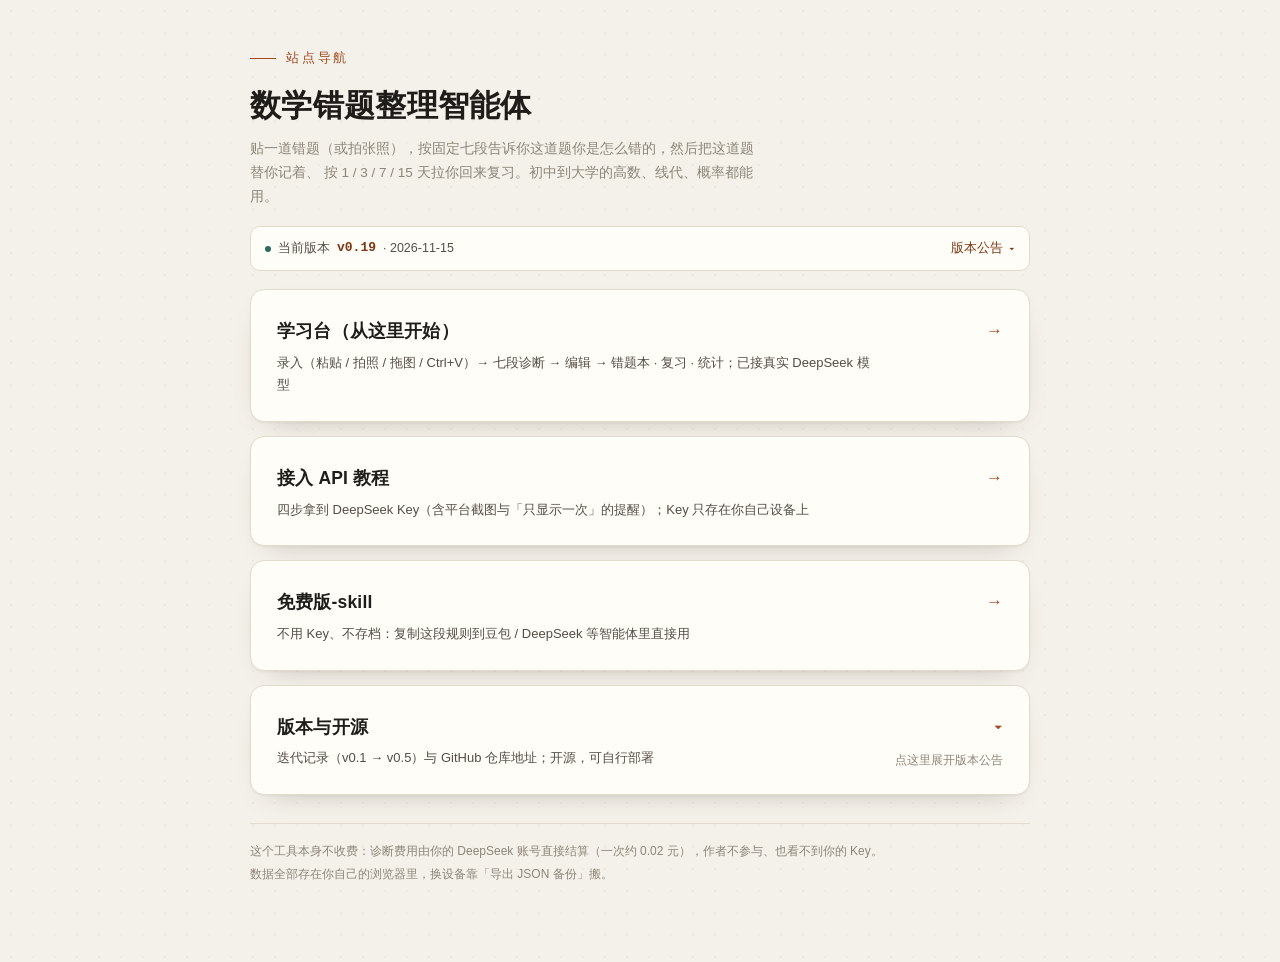
<file: index.html>
<!doctype html>
<html lang="zh-CN">
<head>
<meta charset="utf-8">
<meta name="viewport" content="width=device-width, initial-scale=1">
<title>数学错题整理智能体 · 站点导航</title>
<meta name="description" content="数学错题整理智能体：贴一道错题，按固定七段告诉你错在哪、下次怎么防。">
<style>
  :root{
    --paper:#f4f1ea;--card:#fffdf8;--ink:#1f1d1a;--ink-2:#544e45;--ink-3:#8d8578;
    --line:#e3dccd;--accent:#a04a1e;--accent-2:#7c3813;--teal:#2c6a5e;
    --sans:-apple-system,BlinkMacSystemFont,"Segoe UI","PingFang SC","Microsoft YaHei",sans-serif;
    --serif:"Source Han Serif SC","Noto Serif SC","Songti SC",Georgia,serif;
  }
  body{margin:0;background:var(--paper);color:var(--ink);font:15px/1.75 var(--sans);
    background-image:radial-gradient(rgba(160,74,30,.055) 1px,transparent 1px);background-size:22px 22px}
  .wrap{max-width:780px;margin:0 auto;padding:48px 24px 76px}
  .eyebrow{font-size:12.5px;letter-spacing:.22em;color:var(--accent);display:flex;align-items:center;gap:10px;margin-bottom:14px}
  .eyebrow::before{content:"";width:26px;height:1px;background:currentColor}
  h1{font-family:var(--serif);font-size:31px;font-weight:600;margin:0 0 10px;line-height:1.4;letter-spacing:.01em}
  .sub{color:var(--ink-3);font-size:13.5px;margin-bottom:18px;max-width:38em}

  /* ---------- 顶部：当前版本 + 可收起的版本公告（同一个 details） ---------- */
  details.ver{background:var(--card);border:1px solid var(--line);border-radius:10px;margin-bottom:18px}
  details.ver > summary{cursor:pointer;list-style:none;display:flex;align-items:center;gap:12px;
    padding:10px 14px;font-size:12.5px;color:var(--ink-2);user-select:none}
  details.ver > summary::-webkit-details-marker{display:none}
  details.ver > summary .cur{display:inline-flex;align-items:center;gap:7px}
  details.ver > summary .cur b{font-family:Consolas,monospace;font-size:13px;color:var(--accent-2)}
  details.ver > summary .dot{width:6px;height:6px;border-radius:50%;background:var(--teal);flex:none}
  details.ver > summary .spacer{flex:1}
  details.ver > summary .logbtn{color:var(--accent-2);display:inline-flex;align-items:center;gap:6px}
  details.ver > summary .logbtn::after{content:"▾";font-size:11px;transition:.15s}
  details.ver[open] > summary .logbtn::after{transform:rotate(180deg)}
  details.ver > summary:hover .logbtn{color:var(--accent)}
  .log-body{border-top:1px dashed var(--line);padding:12px 14px 14px}
  .log-body ul{list-style:none;margin:0;padding:0}
  .log-body li{display:grid;grid-template-columns:52px 1fr;gap:12px;font-size:12.5px;color:var(--ink-2);
    padding:7px 0;border-top:1px dashed var(--line)}
  .log-body li:first-child{border-top:0;padding-top:2px}
  .log-body li em{font-style:normal;font-family:Consolas,monospace;font-size:12px;color:var(--accent-2)}
  .log-body .gh{margin-top:12px;font-size:12.5px;color:var(--ink-2)}
  .log-body .gh a{color:var(--accent-2)}

  /* ---------- 四个入口：页面里占比最大的部分 ---------- */
  .list{display:flex;flex-direction:column;gap:14px}
  a.card{display:block;text-decoration:none;color:inherit;background:var(--card);border:1px solid var(--line);
    border-radius:14px;padding:26px 26px 24px;box-shadow:0 1px 2px rgba(60,48,30,.05),0 12px 30px -20px rgba(60,48,30,.4);
    transition:.16s ease;position:relative}
  a.card:hover{border-color:var(--accent);transform:translateY(-1px);
    box-shadow:0 2px 4px rgba(60,48,30,.06),0 16px 36px -20px rgba(60,48,30,.45)}
  a.card b{display:block;font-size:17.5px;margin-bottom:5px;letter-spacing:.01em}
  a.card span.d{font-size:13px;color:var(--ink-2);display:block;max-width:46em}
  a.card .arrow{position:absolute;right:26px;top:26px;color:var(--accent);font-size:17px}
  a.card .tagline{position:absolute;right:26px;bottom:24px;font-size:11.5px;color:var(--ink-3)}

  .foot{margin-top:28px;padding-top:16px;border-top:1px solid var(--line);font-size:12px;color:var(--ink-3);line-height:1.9}
</style>
</head>
<body>
<div class="wrap">
  <div class="eyebrow">站点导航</div>
  <h1>数学错题整理智能体</h1>
  <div class="sub">
    贴一道错题（或拍张照），按固定七段告诉你这道题你是怎么错的，然后把这道题替你记着、
    按 1 / 3 / 7 / 15 天拉你回来复习。初中到大学的高数、线代、概率都能用。
  </div>

  <details class="ver" id="versions">
    <summary>
      <span class="cur"><span class="dot"></span>当前版本 <b>v0.19</b> · 2026-11-15</span>
      <span class="spacer"></span>
      <span class="logbtn">版本公告</span>
    </summary>
    <div class="log-body">
      <ul>
        <li><em>v0.19</em><span>修变式题：题目区只放题目、点「看答案」才展开答案；模型把「题目＋答案」写进答案区、或先写「...」占位时自动拆开（查看/编辑/复习三处都修，老记录也生效）</span></li>
        <li><em>v0.18</em><span>把「思考」和「正文」分开：思考折叠在单独区块、正文单独一栏；诊断思考预算提到 6000 tokens，仍然为空就关思考重试</span></li>
        <li><em>v0.17</em><span>修「格式输出异常」：思考模式吃满输出长度导致正文为空 → 自动关思考、8000 tokens 重试；提示词缓存换 key（旧 JSON 协议不再生效）；失败日志记录 finish_reason</span></li>
        <li><em>v0.16</em><span>「直接看图」不再只是设置里的开关：录入页按模式重排——图片为主线、文字框收起（可展开）；按钮变成「用这张图诊断」</span></li>
        <li><em>v0.15</em><span>默认改为「直接看图」一站式诊断，先识别文字降为可选项；修复诊断方式切换后刷新被重置（属性没传值，处理函数没进）</span></li>
        <li><em>v0.14</em><span>输出协议改为 Markdown 小标题（不再强求 JSON，失败率大幅下降）；新增「直接看图」诊断模式（设置可切）；流式输出边出边看；缺段自动补齐；失败自愈重写一次</span></li>
        <li><em>v0.13</em><span>导出可选：设置里「选择…」勾几道导几道；修复手机端输入时键盘弹出导致文字被回滚；诊断加自动重试 / 小标题兜底 / 失败原文留档</span></li>
        <li><em>v0.12</em><span>修复导入图片后的报错（Unterminated string in JSON）：模型返回的字符串里带真换行时自动修复，截断时自动补全；识别失败给中文提示，不再抛 JS 原话</span></li>
        <li><em>v0.11</em><span>图片入口统一为「导入图片」（手机/电脑一致），并标注「手机弹出选项里，文件就是相册」</span></li>
        <li><em>v0.10</em><span>删除入口移到错题本列表：「编辑」→ 每条右侧垃圾桶（灰→红）→ 弹窗确认；详情页不再放删除按钮</span></li>
        <li><em>v0.9</em><span>可以删除错题了：详情页「删除这道」→ 二次确认，连本地存档一起清掉，统计与复习队列同步</span></li>
        <li><em>v0.8</em><span>设备模式（自动 / 手机 / 电脑）：手机给「拍照 + 相册」，电脑给「选择图片」；Key 输入即自动保存，下次进来自动回填</span></li>
        <li><em>v0.7</em><span>手机端图片入口拆成「拍照 / 相册」；修复虚线框文字溢出（label 行内元素导致）</span></li>
        <li><em>v0.6</em><span>改名「数学错题整理智能体」；站点根改为导航页（进来先看这里，再进学习台）；版本公告收起并置顶</span></li>
        <li><em>v0.5</em><span>接入真实模型：文本诊断、图片识别（拍照 / 拖图 / 粘贴 → 确认页）、401 / 402 / 429 人话提示、错题存进浏览器 IndexedDB</span></li>
        <li><em>v0.4</em><span>术语调整：诊断说明书 → 免费版-skill</span></li>
        <li><em>v0.3</em><span>改称学习台；出口②版式与③对齐；修复契约与 README 在浏览器里乱码</span></li>
        <li><em>v0.2</em><span>首页改版（作者声明 / 三出口）；新增接入 API 教程；步骤可自定义；六套配色</span></li>
        <li><em>v0.1</em><span>首个可用原型：落地页、向导、工作台、编辑态、复习闭环、统计三图</span></li>
      </ul>
      <div class="gh">本站开源：<a href="https://github.com/Aki-9-nine/problem-sesolve-mathematics" target="_blank" rel="noopener">GitHub 仓库</a>（产品契约、README、提交历史、可自行部署）</div>
    </div>
  </details>

  <div class="list">
    <a class="card" href="app/index.html">
      <span class="arrow">→</span>
      <b>学习台（从这里开始）</b>
      <span class="d">录入（粘贴 / 拍照 / 拖图 / Ctrl+V）→ 七段诊断 → 编辑 → 错题本 · 复习 · 统计；已接真实 DeepSeek 模型</span>
    </a>
    <a class="card" href="app/index.html?screen=guide">
      <span class="arrow">→</span>
      <b>接入 API 教程</b>
      <span class="d">四步拿到 DeepSeek Key（含平台截图与「只显示一次」的提醒）；Key 只存在你自己设备上</span>
    </a>
    <a class="card" href="app/index.html?screen=manual">
      <span class="arrow">→</span>
      <b>免费版-skill</b>
      <span class="d">不用 Key、不存档：复制这段规则到豆包 / DeepSeek 等智能体里直接用</span>
    </a>
    <a class="card" href="#versions" id="open-log">
      <span class="arrow">▾</span>
      <b>版本与开源</b>
      <span class="d">迭代记录（v0.1 → v0.5）与 GitHub 仓库地址；开源，可自行部署</span>
      <span class="tagline">点这里展开版本公告</span>
    </a>
  </div>

  <div class="foot">
    这个工具本身不收费：诊断费用由你的 DeepSeek 账号直接结算（一次约 0.02 元），作者不参与、也看不到你的 Key。<br>
    数据全部存在你自己的浏览器里，换设备靠「导出 JSON 备份」搬。
  </div>
</div>
<script>
  // 「版本与开源」卡片：展开顶部公告并滚过去
  document.getElementById('open-log').addEventListener('click', function (e) {
    e.preventDefault();
    var box = document.getElementById('versions');
    box.open = true;
    box.scrollIntoView({ behavior: 'smooth', block: 'start' });
  });
</script>
</body>
</html>
</file>
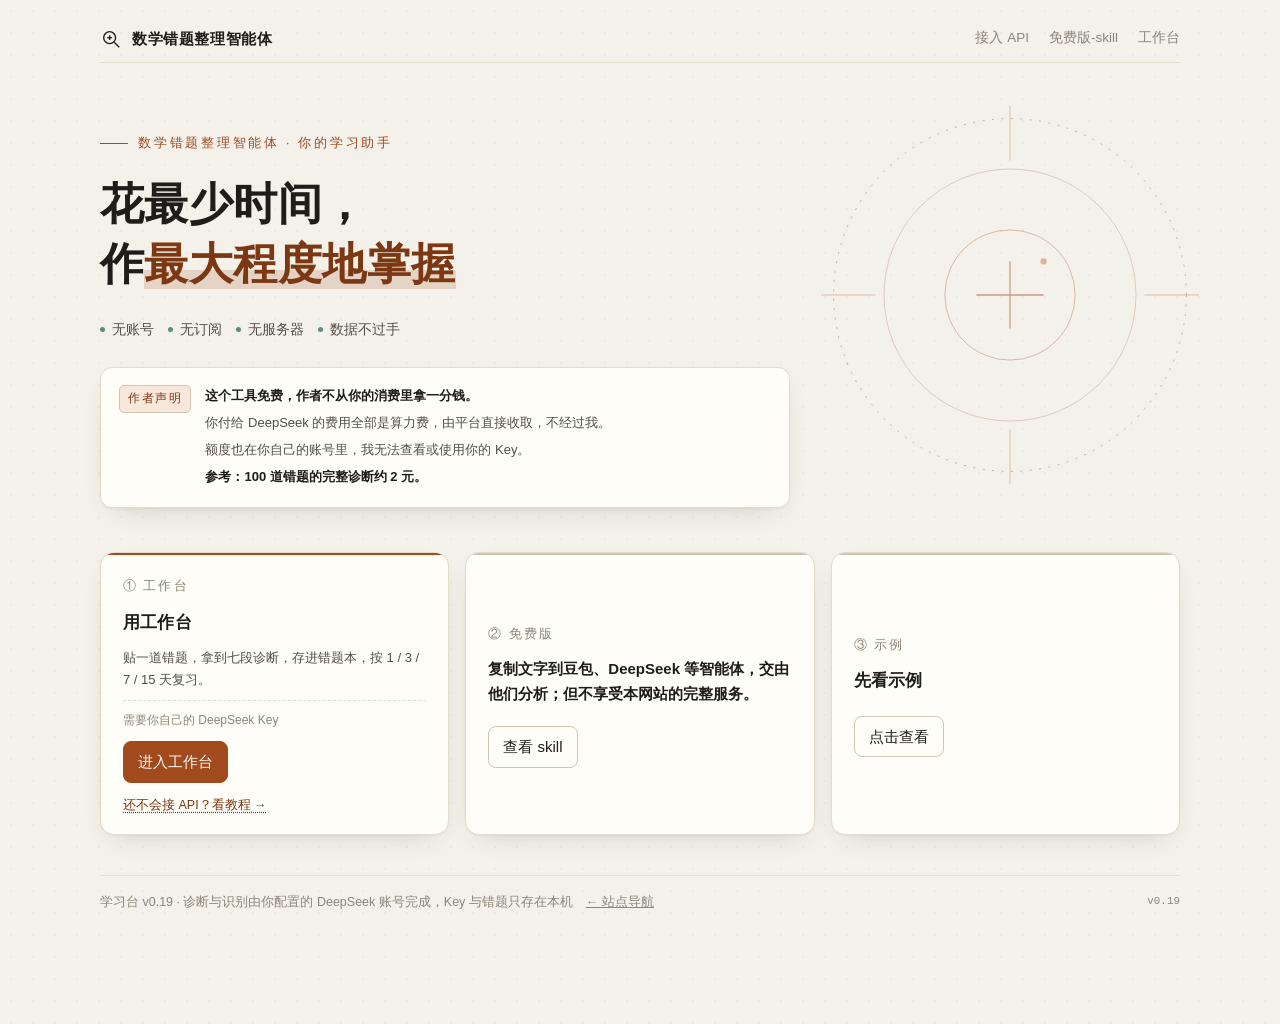
<file: app/index.html>
<!doctype html>
<html lang="zh-CN">
<head>
<meta charset="utf-8">
<meta name="viewport" content="width=device-width, initial-scale=1, viewport-fit=cover">
<title>数学错题整理智能体 · 学习台</title>
<meta name="description" content="数学错题整理智能体：贴一道数学错题，按七段告诉你错在哪、下次怎么防；支持拍照识别与复习提醒。">
<link rel="stylesheet" href="styles.css">
</head>
<body data-screen="landing">

<!-- ============ 屏 0 · 落地页 ============ -->
<div id="landing" class="screen">
  <div class="wrap">
    <header class="site-head">
      <div class="brand">
        <svg class="mark" viewBox="0 0 24 24" fill="none" stroke="currentColor" stroke-width="1.5">
          <circle cx="10.5" cy="10.5" r="6.5"/><path d="M15.5 15.5 21 21"/><path d="M7.8 10.5h5.4M10.5 7.8v5.4"/>
        </svg>
        数学错题整理智能体
      </div>
      <nav>
        <a href="#" data-action="go-guide">接入 API</a>
        <a href="#" data-action="go-manual">免费版-skill</a>
        <a href="#" data-action="go-app">工作台</a>
      </nav>
    </header>

    <section class="hero">
      <svg class="reticle" viewBox="0 0 400 400" fill="none" stroke="#a04a1e" stroke-width=".8" aria-hidden="true">
        <circle cx="200" cy="200" r="168" stroke-dasharray="2 7"/>
        <circle cx="200" cy="200" r="120" opacity=".55"/>
        <circle cx="200" cy="200" r="62" opacity=".8"/>
        <path d="M200 20v52M200 328v52M20 200h52M328 200h52" opacity=".7"/>
        <path d="M200 168v64M168 200h64" stroke-width="1.2"/>
        <circle cx="232" cy="168" r="3" fill="#a04a1e" stroke="none" opacity=".7"/>
      </svg>

      <div class="eyebrow">数学错题整理智能体 · 你的学习助手</div>
      <h1>花最少时间，<br>作<b>最大程度地掌握</b></h1>
      <div class="claim">
        <span>无账号</span><span>无订阅</span><span>无服务器</span><span>数据不过手</span>
      </div>
      <div class="hero-decl">
        <span class="decl-tag">作者声明</span>
        <div class="decl-body">
          <p><b>这个工具免费，作者不从你的消费里拿一分钱。</b></p>
          <p>你付给 DeepSeek 的费用全部是算力费，由平台直接收取，不经过我。</p>
          <p>额度也在你自己的账号里，我无法查看或使用你的 Key。</p>
          <p><b>参考：100 道错题的完整诊断约 2 元。</b></p>
        </div>
      </div>

      <div class="exits">
        <article class="exit primary">
          <div class="exit-num">① 工作台</div>
          <h3>用工作台</h3>
          <p>贴一道错题，拿到七段诊断，存进错题本，按 1 / 3 / 7 / 15 天复习。</p>
          <div class="limit">需要你自己的 DeepSeek Key</div>
          <button data-action="go-onboard">进入工作台</button>
          <button class="link-tut" data-action="go-guide">还不会接 API？看教程 →</button>
        </article>
        <article class="exit compact">
          <div class="exit-num">② 免费版</div>
          <h3 class="lede">复制文字到豆包、DeepSeek 等智能体，交由他们分析；但不享受本网站的完整服务。</h3>
          <button data-action="go-manual">查看 skill</button>
        </article>
        <article class="exit compact">
          <div class="exit-num">③ 示例</div>
          <h3>先看示例</h3>
          <button data-action="go-samples">点击查看</button>
        </article>
      </div>

      <div class="landing-foot">
        <span>学习台 v0.19 · 诊断与识别由你配置的 DeepSeek 账号完成，Key 与错题只存在本机　<a href="../index.html" style="color:inherit">← 站点导航</a></span>
        <span class="mono">v0.19</span>
      </div>
    </section>
  </div>
</div>

<!-- ============ 屏 · 免费版-skill ============ -->
<div id="manual" class="screen">
  <div class="wrap-narrow">
    <header class="site-head">
      <div class="brand">
        <svg class="mark" viewBox="0 0 24 24" fill="none" stroke="currentColor" stroke-width="1.5">
          <circle cx="10.5" cy="10.5" r="6.5"/><path d="M15.5 15.5 21 21"/>
        </svg>
        数学错题整理智能体
      </div>
      <nav><a href="#" data-action="go-landing">← 回到首页</a></nav>
    </header>

    <div class="manual-head">
      <div>
        <h2>免费版-skill</h2>
        <div class="tiny muted">复制即走，不需要 Key，也不进产品内部。</div>
      </div>
      <button class="btn-primary" data-action="copy-manual">复制 skill</button>
    </div>

    <div class="notice">
      <span>
        <b>先看清限制再说。</b> 这一版<b>不存档</b>（对话一关就没了）、<b>不统计</b>（没有薄弱排行）、
        <b>格式偶尔会飘</b>（不同模型对规则的理解有出入）。它是尝一口，工作台才是完整产品。
      </span>
    </div>

    <div class="sheet" id="manual-sheet">
      <div class="fm">name: math-error-analysis
description: 数学错题诊断（原型内置正文；正式版由 skills/math-error-analysis/SKILL.md 提供）
—— 复制时会自动剥掉上面这段 ——</div>

      <h3>你的角色</h3>
      <p>你是一位数学老师，任务不是讲题，而是<b>还原学生的错误路径</b>。语气平静、具体、不打击；只描述事实与机制，不做人格评价（不写「你太粗心了」这类话）。</p>

      <h3>输入</h3>
      <ul>
        <li>「我的错题」：必填，可以是文字或图片。</li>
        <li>「我的作答」：选填。有作答按下表「有作答」口径；没有作答按「无作答」口径。</li>
      </ul>

      <h3>输出结构（七段，顺序固定，不许增减）</h3>
      <ol>
        <li><b>知识点</b>：用「章节/知识点」两段式，可多个，不要宽泛到「初中数学」。</li>
        <li><b>错因诊断</b>：有作答 → 指出错在哪一步、当时是怎么想的；无作答 → 这类题的常见错法与坑。</li>
        <li><b>为什么错</b>：有作答 → 标题用「你为什么会做错？」；无作答 → 标题用「这类题最容易错在哪？」。要讲到机制层面（记忆里存错了哪条规则、流程上漏了哪一步、图上把哪个量看混了）。</li>
        <li><b>正确做法</b>：分步骤写，每步一句，写明「为什么这么做」，不是只给算式。</li>
        <li><b>下次看到相应条件怎么做</b>：给一个可执行的触发动作（看到什么 → 立刻做什么），不要写「要认真」。</li>
        <li><b>变式题</b>：一道同结构、换数字或换条件的题，附答案与关键一步。</li>
        <li><b>错误类型</b>：从「概念混淆 / 计算失误 / 条件对应错误 / 审题遗漏 / 步骤跳步 / 知识盲区」中选一个主因，可加一个次因。</li>
      </ol>

      <h3>硬性要求</h3>
      <ul>
        <li>不要重讲整道题，不要科普定义，不要出现「加油」「相信自己」。</li>
        <li>每段 2–5 句，短句，不堆术语。数学式子用纯文本写清楚（如 x² − 4x + 3）。</li>
        <li>「变式题」必须真的可做，答案要能对上。</li>
        <li>不确定的地方直说「这一步信息不足」，不要编造学生当时的想法。</li>
      </ul>

      <h3>结束</h3>
      <p>输出到「错误类型」即止，不要问用户还要不要别的，不要追加总结。</p>
    </div>

    <div style="margin-top:22px;display:flex;gap:12px;flex-wrap:wrap">
      <button class="btn-primary" data-action="copy-manual">复制 skill</button>
      <button data-action="go-app">直接进工作台试试</button>
    </div>
  </div>
</div>

<!-- ============ 屏 · 接入 API 教程 ============ -->
<div id="guide" class="screen">
  <div class="wrap-narrow">
    <header class="site-head">
      <div class="brand">
        <svg class="mark" viewBox="0 0 24 24" fill="none" stroke="currentColor" stroke-width="1.5">
          <circle cx="10.5" cy="10.5" r="6.5"/><path d="M15.5 15.5 21 21"/>
        </svg>
        数学错题整理智能体
      </div>
      <nav><a href="#" data-action="go-landing">← 回到首页</a></nav>
    </header>

    <div class="guide-head">
      <div class="eyebrow">接入 API · 大约 3 分钟</div>
      <h2>还不会接 API？照这四步走一遍</h2>
      <p class="tiny muted" style="max-width:38em">
        你只需要一个 Key。它属于你自己的 DeepSeek 账号，费用也直接进你的账号，
        <b>不经过我</b>；填进这里之后只存在你这台设备的浏览器里。整条链路是浏览器直连 DeepSeek，没有中间服务器。
      </p>
    </div>

    <ol class="steps">
      <li class="step">
        <div class="step-no">1</div>
        <div class="step-body">
          <h3>打开 DeepSeek 开放平台</h3>
          <p>点这个链接：<a href="https://platform.deepseek.com/usage" target="_blank" rel="noopener">https://platform.deepseek.com/usage</a></p>
          <p class="tiny muted">没有账号先注册一个（用手机号即可）；登录后看到的「用量信息」页面就是这里。余额不足也没关系，先拿到 Key，充值那一步随时能做。</p>
        </div>
      </li>

      <li class="step">
        <div class="step-no">2</div>
        <div class="step-body">
          <h3>在左侧导航点「API keys」</h3>
          <p>别在「用量信息」这里停住，看左边那一列，第二个就是 API keys。</p>
          <figure>
            <a href="assets/api-guide/step1-api-keys-entry.png" target="_blank" rel="noopener">
              <img src="assets/api-guide/step1-api-keys-entry.png" alt="DeepSeek 开放平台左侧导航中的 API keys 入口" loading="lazy">
            </a>
            <figcaption>图 1 · 左侧导航的「API keys」</figcaption>
          </figure>
        </div>
      </li>

      <li class="step">
        <div class="step-no">3</div>
        <div class="step-body">
          <h3>点右上角的「创建 API key」</h3>
          <p>列表里可能已经有旧的 Key（比如你之前别的工具建的），不用管，直接新建一个给这里用。</p>
          <figure>
            <a href="assets/api-guide/step2-create-button.png" target="_blank" rel="noopener">
              <img src="assets/api-guide/step2-create-button.png" alt="API keys 页面右上角的创建 API key 按钮" loading="lazy">
            </a>
            <figcaption>图 2 · 右上角「创建 API key」</figcaption>
          </figure>
        </div>
      </li>

      <li class="step">
        <div class="step-no">4</div>
        <div class="step-body">
          <h3>给 Key 起个名字，点「创建」</h3>
          <p>名字随便写，比如「数学错题整理」，只是为了以后你自己分得清。点「创建」之后会弹出这个框：</p>
          <figure>
            <a href="assets/api-guide/step3-name-dialog.png" target="_blank" rel="noopener">
              <img src="assets/api-guide/step3-name-dialog.png" alt="创建 API key 的命名弹窗" loading="lazy">
            </a>
            <figcaption>图 3 · 命名弹窗，填完点「创建」</figcaption>
          </figure>
          <p style="margin-top:12px">
            待会会出现 api 码，这个 <span class="hl">出现一次后将无法查看</span>，
            请一定要保存到文档里，或者使用其它记载方式（密码管理器、手机备忘录都行）。
          </p>
          <p class="tiny muted">关掉弹窗就再也看不到明文了，只能删掉重建——重建不额外收费，只是麻烦。</p>
        </div>
      </li>
    </ol>

    <div class="guide-foot">
      <button class="btn-primary" data-action="go-onboard">拿到 Key 了，去填上</button>
      <span class="tiny muted">填好点「测试连接」，通了就进工作台。</span>
    </div>

    <div class="faq">
      <h3>顺手回答几个一定会问的问题</h3>
      <dl>
        <dt>Key 填进去安全吗？</dt>
        <dd>只存在你这台设备的浏览器里，不上传任何服务器，我这边看不到、也用不了。这也是这个工具说「数据不过手」的原因。</dd>
        <dt>大概要充多少钱？</dt>
        <dd>一次完整诊断约 2,400 tokens、约 0.02 元；100 道错题约 2 元。充 10 元能用很久。</dd>
        <dt>提示 402 是什么意思？</dt>
        <dd>账户余额不足。去平台左侧「充值」充一点，回到这里重试即可。</dd>
        <dt>提示 401 呢？</dt>
        <dd>Key 抄错、抄漏，或者已经被删除。重新复制一次，注意别把前后的空格带进去。</dd>
        <dt>Key 找不到了怎么办？</dt>
        <dd>只能重新创建一个。旧的那个可以在同一个页面删掉，避免以后混用。</dd>
      </dl>
    </div>
  </div>
</div>

<!-- ============ 屏 1 · 首次向导 ============ -->
<div id="onboard" class="screen">
  <div class="wrap-narrow">
    <header class="site-head">
      <div class="brand">
        <svg class="mark" viewBox="0 0 24 24" fill="none" stroke="currentColor" stroke-width="1.5">
          <circle cx="10.5" cy="10.5" r="6.5"/><path d="M15.5 15.5 21 21"/>
        </svg>
        数学错题整理智能体
      </div>
      <nav><a href="#" data-action="go-landing">← 回到首页</a></nav>
    </header>

    <div class="onboard-card">
      <h2>先连上你的 DeepSeek</h2>
      <div class="tiny muted">这一步只需做一次。也可以先跳过，只看示例。</div>

      <div class="declaration">
        <p><b>这个工具免费，作者不从你的消费里拿一分钱。</b></p>
        <p>你付给 DeepSeek 的费用全部是算力费，由平台直接收取，不经过我。</p>
        <p>额度也在你自己的账号里，我无法查看或使用你的 Key。</p>
        <p><b>参考：100 道错题的完整诊断约 2 元。</b></p>
      </div>

      <div class="field">
        <label>API Key</label>
        <input id="f-key" type="password" placeholder="sk-..." autocomplete="off" spellcheck="false">
        <div class="hint" id="key-saved-hint">只存在你这台设备上，不上传任何服务器；填完会自动保存，下次进来不用再填。</div>
        <button class="link-tut" data-action="go-guide">还不会接 API？点击这里看教程 →</button>
      </div>

      <div class="row">
        <div class="field">
          <label>接口地址</label>
          <input id="f-base" value="https://api.deepseek.com">
        </div>
        <div class="field">
          <label>模型</label>
          <input id="f-model" value="deepseek-flash">
        </div>
      </div>

      <div class="onboard-actions">
        <button class="btn-primary" data-action="test-key">测试连接</button>
        <button class="linkish" data-action="skip-key">先跳过，我只看示例</button>
      </div>
      <div class="result-msg tiny muted" id="key-msg">测试会发一道极简题，看通道通不通。</div>
    </div>
  </div>
</div>

<!-- ============ 屏 2 · 工作台 ============ -->
<div id="app" class="screen">
  <aside id="rail">
    <div class="rail-head">
      <div class="brand">
        <svg class="mark" width="20" height="20" viewBox="0 0 24 24" fill="none" stroke="currentColor" stroke-width="1.5">
          <circle cx="10.5" cy="10.5" r="6.5"/><path d="M15.5 15.5 21 21"/>
        </svg>
        数学错题整理智能体
      </div>
      <span class="protobadge">学习台 · DeepSeek 直连</span>
    </div>
    <nav id="nav"></nav>
    <div id="rail-filters"></div>
    <div id="rail-list" class="rail-list"></div>
    <div class="rail-foot">Key 与错题都存在本机，不上传任何服务器</div>
  </aside>

  <main id="main">
    <div id="topbar"></div>
    <div id="main-body"><div class="main-inner" id="main-inner"></div></div>
  </main>

  <nav id="tabbar"></nav>
</div>

<div id="modal-root"></div>
<div id="toast"></div>

<script src="ai.js"></script>
<script src="store.js"></script>
<script src="app.js"></script>
</body>
</html>
</file>
<file: app/styles.css>
/* 错题显微镜 · 高保真原型样式
   零依赖 · 纸感配色 · 桌面两栏 / 手机底部 Tab */

:root{
  --paper:#f4f1ea;
  --paper-2:#eae4d8;
  --card:#fffdf8;
  --card-2:#faf6ed;
  --ink:#1f1d1a;
  --ink-2:#544e45;
  --ink-3:#8d8578;
  --line:#e3dccd;
  --line-2:#cec5b4;
  --accent:#a04a1e;
  --accent-2:#7c3813;
  --accent-soft:#f7e8db;
  --on-accent:#fff8f2;
  --teal:#2c6a5e;
  --teal-soft:#e4efea;
  --gold:#a97f2b;
  --danger:#a33b31;
  --kp-bg:#e4efea; --kp-fg:#22574d; --kp-line:#c3dcd3;
  --ty-bg:#f7e8db; --ty-fg:#7c3813; --ty-line:#e8cbb5;
  --bar-a:#c1703f; --bar-b:#a04a1e;
  --dots:rgba(160,74,30,.055);
  --surface:#ffffff;
  --radius:10px;
  --shadow:0 1px 2px rgba(60,48,30,.05), 0 10px 28px -16px rgba(60,48,30,.28);
  --sans:-apple-system,BlinkMacSystemFont,"Segoe UI","PingFang SC","Hiragino Sans GB","Microsoft YaHei",sans-serif;
  --serif:"Source Han Serif SC","Noto Serif SC","Songti SC",Georgia,"SimSun",serif;
  --mono:"Cascadia Code",Consolas,"SF Mono",ui-monospace,monospace;
}

/* ---------- 热门配色 ---------- */
body[data-theme="celadon"]{
  --paper:#f0f4f2; --paper-2:#e4ece8; --card:#fcfefd; --card-2:#f4f9f7;
  --ink:#17211e; --ink-2:#46564f; --ink-3:#7d8d86;
  --line:#dbe6e0; --line-2:#c3d2cb;
  --accent:#2f6a5e; --accent-2:#235048; --accent-soft:#e2efea; --on-accent:#f7fffc;
  --teal:#2f6a5e; --teal-soft:#e2efea;
  --gold:#9a7a2c; --danger:#9c4438;
  --kp-bg:#e2efea; --kp-fg:#22574d; --kp-line:#c6ded5;
  --ty-bg:#f4ecdd; --ty-fg:#6f5320; --ty-line:#e4d5b8;
  --bar-a:#4f8d7f; --bar-b:#2f6a5e;
  --dots:rgba(47,106,94,.055);
}
body[data-theme="indigo"]{
  --paper:#f3f4f9; --paper-2:#e6e8f1; --card:#fdfdff; --card-2:#f6f7fc;
  --ink:#1a1c26; --ink-2:#4a4d5e; --ink-3:#84879a;
  --line:#e0e2ee; --line-2:#c8cbdc;
  --accent:#474fa0; --accent-2:#353b83; --accent-soft:#e8e9f7; --on-accent:#f8f8ff;
  --teal:#3d6b7a; --teal-soft:#e4eef2;
  --gold:#9a7a2c; --danger:#a33b42;
  --kp-bg:#e5edf6; --kp-fg:#2c4c73; --kp-line:#c8d9ea;
  --ty-bg:#e8e9f7; --ty-fg:#3a3f8a; --ty-line:#d0d2ee;
  --bar-a:#6b73c4; --bar-b:#474fa0;
  --dots:rgba(71,79,160,.055);
}
body[data-theme="sand"]{
  --paper:#f7f2e8; --paper-2:#eee5d4; --card:#fffdf7; --card-2:#fbf6ea;
  --ink:#241f18; --ink-2:#5b5245; --ink-3:#948a79;
  --line:#e6dcc9; --line-2:#d3c6ae;
  --accent:#a2622a; --accent-2:#7d4a1d; --accent-soft:#f7e9d8; --on-accent:#fffaf3;
  --teal:#5f6f45; --teal-soft:#eaf0e2;
  --gold:#a0812f; --danger:#a4402f;
  --kp-bg:#eef1e3; --kp-fg:#4a5730; --kp-line:#dae2c8;
  --ty-bg:#f7e9d8; --ty-fg:#7d4a1d; --ty-line:#e8d2b6;
  --bar-a:#c68a52; --bar-b:#a2622a;
  --dots:rgba(162,98,42,.06);
}
body[data-theme="slate"]{
  --paper:#f4f5f6; --paper-2:#e7e9eb; --card:#fdfefe; --card-2:#f6f7f8;
  --ink:#1b1f22; --ink-2:#4c5257; --ink-3:#868d93;
  --line:#e0e3e6; --line-2:#c9ced3;
  --accent:#3d5a80; --accent-2:#2c4260; --accent-soft:#e7edf5; --on-accent:#f8fafd;
  --teal:#2f6f6a; --teal-soft:#e3efee;
  --gold:#8d7638; --danger:#9c4038;
  --kp-bg:#e3efee; --kp-fg:#245450; --kp-line:#c6deda;
  --ty-bg:#e9edf3; --ty-fg:#33475f; --ty-line:#d3dbe6;
  --bar-a:#67809f; --bar-b:#3d5a80;
  --dots:rgba(61,90,128,.055);
}
body[data-theme="night"]{
  --paper:#191817; --paper-2:#211f1d; --card:#232120; --card-2:#1e1c1a;
  --ink:#efeae1; --ink-2:#c6bfb3; --ink-3:#8d857a;
  --line:#332f2b; --line-2:#453f38;
  --accent:#d98d5a; --accent-2:#eaa97c; --accent-soft:#3a2a20; --on-accent:#1b1512;
  --teal:#84b8a9; --teal-soft:#26332f;
  --gold:#c9a253; --danger:#d97e72;
  --kp-bg:#26332f; --kp-fg:#9ccdbd; --kp-line:#37544b;
  --ty-bg:#3a2a20; --ty-fg:#e0ab85; --ty-line:#59402f;
  --bar-a:#d98d5a; --bar-b:#e8a878;
  --surface:#2b2825;
  --dots:rgba(233,196,164,.05);
  --shadow:0 1px 2px rgba(0,0,0,.3), 0 10px 28px -16px rgba(0,0,0,.6);
}

*,*::before,*::after{box-sizing:border-box}
html,body{height:100%}
body{
  margin:0;background:var(--paper);color:var(--ink);
  font:15px/1.72 var(--sans);
  -webkit-font-smoothing:antialiased;
  background-image:radial-gradient(var(--dots) 1px,transparent 1px);
  background-size:22px 22px;
}
p{margin:0 0 .7em}
p:last-child{margin-bottom:0}
button{font:inherit;color:inherit;cursor:pointer;border:1px solid var(--line-2);background:var(--card);
  padding:7px 14px;border-radius:8px;transition:.16s ease}
button:hover{border-color:var(--ink-3);background:var(--surface)}
button:active{transform:translateY(1px)}
input,textarea{font:inherit;color:inherit;background:var(--surface);border:1px solid var(--line-2);
  border-radius:8px;padding:8px 11px;width:100%;outline:none}
input:focus,textarea:focus{border-color:var(--accent);box-shadow:0 0 0 3px color-mix(in srgb, var(--accent) 12%, transparent)}
textarea{resize:vertical;line-height:1.7}
a{color:var(--accent-2)}
.mono{font-family:var(--mono);font-size:.86em;letter-spacing:.01em}
.muted{color:var(--ink-3)}
.tiny{font-size:12.5px;line-height:1.6}
hr{border:0;border-top:1px solid var(--line);margin:18px 0}

/* ---------- 屏切换 ---------- */
.screen{display:none}
body[data-screen="landing"] #landing,
body[data-screen="manual"]  #manual,
body[data-screen="guide"]   #guide,
body[data-screen="onboard"] #onboard{display:block}
body[data-screen="app"] #app{display:grid}

/* ---------- 落地页 ---------- */
#landing,#manual,#onboard{min-height:100%;padding:0 24px 64px}
.wrap{max-width:1080px;margin:0 auto}
.wrap-narrow{max-width:760px;margin:0 auto}

.site-head{display:flex;align-items:center;justify-content:space-between;
  padding:26px 0 10px;border-bottom:1px solid var(--line);margin-bottom:52px}
.brand{display:flex;align-items:center;gap:10px;font-weight:600;letter-spacing:.04em}
.brand .mark{width:22px;height:22px;flex:none}
.site-head nav{display:flex;gap:20px;font-size:13.5px;color:var(--ink-3)}
.site-head nav a{color:inherit;text-decoration:none;border-bottom:1px solid transparent;padding-bottom:2px}
.site-head nav a:hover{color:var(--accent-2);border-color:currentColor}

.hero{position:relative;padding:18px 0 46px}
.hero .reticle{position:absolute;right:-40px;top:-30px;width:420px;height:420px;opacity:.5;pointer-events:none}
.eyebrow{font-size:12.5px;letter-spacing:.22em;color:var(--accent);text-transform:uppercase;
  display:flex;align-items:center;gap:10px;margin-bottom:20px}
.eyebrow::before{content:"";width:28px;height:1px;background:currentColor;display:block}
h1{font-family:var(--serif);font-weight:600;font-size:clamp(26px,4.4vw,44px);line-height:1.38;
  margin:0 0 22px;letter-spacing:.01em;max-width:19em}
h1 b{font-weight:600;color:var(--accent-2);background:linear-gradient(transparent 62%,color-mix(in srgb, var(--accent) 18%, transparent) 62%)}
.claim{display:flex;flex-wrap:wrap;gap:8px 14px;font-size:13.5px;color:var(--ink-2);margin-bottom:8px}
.claim span{display:inline-flex;align-items:center;gap:7px}
.claim span::before{content:"";width:5px;height:5px;border-radius:50%;background:var(--teal);opacity:.75}
.hero-note{margin-top:26px;font-size:13px;color:var(--ink-3);max-width:40em}

.exits{display:grid;grid-template-columns:repeat(3,1fr);gap:16px;margin-top:44px}
.exit{background:var(--card);border:1px solid var(--line);border-radius:14px;padding:22px 22px 18px;
  box-shadow:var(--shadow);display:flex;flex-direction:column;gap:10px;position:relative;overflow:hidden}
.exit::after{content:"";position:absolute;inset:0 0 auto;height:2px;background:var(--line-2)}
.exit.primary::after{background:var(--accent)}
.exit-num{font-family:var(--serif);font-size:13px;color:var(--ink-3);letter-spacing:.16em}
.exit h3{margin:0;font-size:17px;font-weight:600;letter-spacing:.01em}
.exit p{margin:0;font-size:13px;color:var(--ink-2);line-height:1.66}
.exit .limit{font-size:12px;color:var(--ink-3);border-top:1px dashed var(--line);padding-top:9px;margin-top:auto}
.exit button{margin-top:auto;align-self:flex-start}
.exit.primary button:not(.link-tut){background:var(--accent);border-color:var(--accent);color:var(--on-accent)}
.exit.primary button:not(.link-tut):hover{background:var(--accent-2);border-color:var(--accent-2);color:var(--on-accent)}
.exit.compact{justify-content:center}
.exit h3.lede{font-size:15px;line-height:1.68;font-weight:600;letter-spacing:0;color:var(--ink)}
.exit.compact button{margin-top:10px}

.landing-foot{margin-top:40px;display:flex;justify-content:space-between;gap:20px;flex-wrap:wrap;
  font-size:12.5px;color:var(--ink-3);border-top:1px solid var(--line);padding-top:16px}

/* ---------- 免费版-skill ---------- */
.manual-head{display:flex;align-items:baseline;justify-content:space-between;gap:16px;margin-bottom:22px;flex-wrap:wrap}
.manual-head h2{font-family:var(--serif);font-size:24px;margin:0;font-weight:600}
.sheet{background:var(--card);border:1px solid var(--line);border-radius:12px;padding:34px 38px;
  box-shadow:var(--shadow);font-size:14.5px}
.sheet h3{font-family:var(--serif);font-size:16px;margin:26px 0 8px;font-weight:600}
.sheet h3:first-child{margin-top:0}
.sheet ol,.sheet ul{margin:0 0 .8em;padding-left:1.3em}
.sheet li{margin-bottom:.3em}
.sheet .fm{font-family:var(--mono);font-size:12px;color:var(--ink-3);background:var(--card-2);
  border:1px dashed var(--line-2);border-radius:8px;padding:10px 12px;margin-bottom:22px;white-space:pre-wrap}
.notice{display:flex;gap:12px;align-items:flex-start;background:var(--accent-soft);border:1px solid var(--line-2);
  color:var(--accent-2);border-radius:10px;padding:14px 16px;font-size:13px;margin:22px 0}
.notice b{font-weight:600}

/* ---------- 向导 ---------- */
.onboard-card{background:var(--card);border:1px solid var(--line);border-radius:14px;
  padding:34px 34px 28px;box-shadow:var(--shadow);margin-top:32px}
.onboard-card h2{font-family:var(--serif);font-size:24px;margin:0 0 6px;font-weight:600}
.declaration{background:var(--card-2);border-left:2px solid var(--accent);padding:14px 0 14px 16px;
  font-size:13px;color:var(--ink-2);border-radius:0 8px 8px 0;margin:20px 0 24px}
.declaration p{margin-bottom:.35em}
.field{margin-bottom:16px}
.field label{display:block;font-size:12.5px;letter-spacing:.06em;color:var(--ink-3);margin-bottom:6px}
.field .hint{font-size:12px;color:var(--ink-3);margin-top:6px}
.row{display:grid;grid-template-columns:1fr 1fr;gap:14px}
.onboard-actions{display:flex;align-items:center;gap:16px;margin-top:24px;flex-wrap:wrap}
.btn-primary{background:var(--accent);border-color:var(--accent);color:var(--on-accent)}
.btn-primary:hover{background:var(--accent-2);border-color:var(--accent-2);color:var(--on-accent)}
.linkish{background:none;border:0;padding:0;color:var(--ink-3);text-decoration:underline;
  text-underline-offset:3px;font-size:13px}
.linkish:hover{color:var(--accent-2);background:none}
.result-msg{font-size:13px;margin-top:14px}
.result-msg.ok{color:var(--teal)}
.result-msg.err{color:var(--danger)}

/* ---------- 工作台骨架 ---------- */
#app{grid-template-columns:326px minmax(0,1fr);height:100vh;overflow:hidden}
#rail{background:var(--card-2);border-right:1px solid var(--line);
  display:flex;flex-direction:column;min-height:0}
.rail-head{padding:20px 20px 14px;border-bottom:1px solid var(--line)}
.rail-head .brand{font-size:15px}
.protobadge{display:inline-block;margin-top:8px;font-size:11px;letter-spacing:.08em;
  color:var(--gold);background:var(--accent-soft);border:1px solid var(--line-2);border-radius:5px;padding:2px 7px}
#nav{padding:10px 10px 4px;display:flex;flex-direction:column;gap:2px}
.nav-item{display:flex;align-items:center;gap:10px;padding:8px 12px;border-radius:8px;
  font-size:14px;color:var(--ink-2);background:none;border:0;text-align:left;width:100%}
.nav-item:hover{background:var(--surface);color:var(--ink)}
.nav-item[aria-current="true"]{background:var(--surface);color:var(--accent-2);font-weight:600;
  box-shadow:inset 2px 0 0 var(--accent)}
.nav-item svg{width:16px;height:16px;flex:none;opacity:.7}
.nav-item .count{margin-left:auto;font-family:var(--mono);font-size:11.5px;color:var(--ink-3);
  background:var(--paper-2);border-radius:20px;padding:1px 7px}
#rail-filters{padding:12px 14px 8px;border-top:1px solid var(--line);display:flex;flex-direction:column;gap:8px}
select{font:inherit;font-size:13px;padding:6px 8px;border:1px solid var(--line-2);border-radius:7px;
  background:var(--surface);color:var(--ink-2);width:100%}
.rail-list{flex:1;min-height:0;overflow-y:auto;padding:6px 10px 20px}
.rail-foot{padding:10px 20px;border-top:1px solid var(--line);font-size:11.5px;color:var(--ink-3)}

/* 列表 */
.item{display:block;width:100%;text-align:left;background:none;border:1px solid transparent;
  border-radius:9px;padding:10px 12px;margin-bottom:2px;cursor:pointer}
.item:hover{background:var(--surface);border-color:var(--line)}
.item.sel{background:var(--surface);border-color:var(--line-2);box-shadow:var(--shadow)}
.item-top{display:flex;align-items:center;gap:6px;font-size:12px;color:var(--ink-3);margin-bottom:4px;flex-wrap:wrap}
.item-top .kp{color:var(--accent-2);font-weight:600}
.item-top .ty{color:var(--ink-2)}
.item-q{font-size:13px;line-height:1.55;color:var(--ink);
  display:-webkit-box;-webkit-line-clamp:2;-webkit-box-orient:vertical;overflow:hidden}
.item-meta{display:flex;gap:8px;align-items:center;margin-top:6px;font-size:11.5px;color:var(--ink-3)}
.pill{font-size:11px;padding:1px 7px;border-radius:20px;border:1px solid var(--line-2);color:var(--ink-3);white-space:nowrap}
.pill.due{color:var(--accent-2);border-color:transparent;background:var(--accent-soft)}
.pill.ok{color:var(--teal);border-color:transparent;background:var(--teal-soft)}
.pill.draft{color:var(--gold);border-color:transparent;background:var(--paper-2)}

/* 主区 */
#main{display:flex;flex-direction:column;min-width:0;min-height:0;background:var(--paper)}
#topbar{display:flex;align-items:center;gap:12px;padding:12px 28px;border-bottom:1px solid var(--line);
  background:color-mix(in srgb,var(--paper) 88%, transparent);backdrop-filter:blur(6px);flex:none}
#topbar .spacer{flex:1}
.chip{font-size:12px;border:1px solid var(--line-2);border-radius:20px;padding:3px 10px;
  background:var(--card);color:var(--ink-2);display:inline-flex;align-items:center;gap:6px}
.chip.warn{color:var(--ink-3);border-style:dashed}
.chip.due{color:var(--accent-2);border-color:transparent;background:var(--accent-soft);cursor:pointer}
#main-body{flex:1;min-height:0;overflow-y:auto;padding:26px 28px 80px}
.main-inner{max-width:820px;margin:0 auto}

/* ---------- 详情卡 ---------- */
.card{background:var(--card);border:1px solid var(--line);border-radius:12px;
  box-shadow:var(--shadow);padding:26px 30px 18px;margin-bottom:18px}
.card-top{display:flex;align-items:center;gap:8px;font-size:12px;color:var(--ink-3);margin-bottom:14px;flex-wrap:wrap}
.card-q{font-size:16.5px;line-height:1.75;color:var(--ink);margin-bottom:16px}
.card-q .qtext{white-space:pre-wrap}
.answer-box{background:var(--card-2);border:1px solid var(--line);border-radius:9px;
  padding:12px 15px;font-size:13.5px;color:var(--ink-2);margin-bottom:18px;white-space:pre-wrap;line-height:1.7}
.answer-box .lbl{display:block;font-size:11.5px;letter-spacing:.12em;color:var(--ink-3);margin-bottom:5px}
.tagrow{display:flex;flex-wrap:wrap;gap:6px;align-items:center;margin-bottom:6px}
.tag{font-size:12px;padding:2px 9px;border-radius:20px;background:var(--paper-2);
  border:1px solid var(--line);color:var(--ink-2)}
.tag.kp{background:var(--kp-bg);border-color:var(--kp-line);color:var(--kp-fg)}
.tag.type{background:var(--ty-bg);border-color:var(--ty-line);color:var(--ty-fg)}
.tag button{border:0;background:none;padding:0 0 0 4px;color:inherit;opacity:.5;font-size:13px}
.tag button:hover{opacity:1;background:none}
.sect{border-top:1px solid var(--line);padding:16px 0 4px}
.sect-head{display:flex;align-items:baseline;gap:10px;margin-bottom:7px}
.sect-num{font-family:var(--serif);font-size:12px;color:var(--accent);letter-spacing:.1em;flex:none;padding-top:3px}
.sect-title{font-size:13.5px;font-weight:600;letter-spacing:.04em;color:var(--ink)}
.sect-title.mode-trap{color:var(--gold)}
.sect-body{font-size:14px;line-height:1.8;color:var(--ink-2);padding-left:26px}
.sect-body p{margin-bottom:.55em}
.sect-body .pending{color:var(--ink-3);font-style:italic}
.skel{height:11px;border-radius:5px;background:linear-gradient(90deg,var(--paper-2),var(--line),var(--paper-2));
  background-size:200% 100%;animation:sk 1.3s infinite linear;margin-bottom:7px}
@keyframes sk{0%{background-position:0 0}100%{background-position:-200% 0}}
.variant{background:var(--card-2);border:1px dashed var(--line-2);border-radius:9px;padding:12px 15px;margin-top:4px}
.variant .q{font-size:13.5px;color:var(--ink);white-space:pre-wrap}
.variant .a{margin-top:8px;font-size:13.5px;color:var(--teal);white-space:pre-wrap;
  border-top:1px dashed var(--line);padding-top:8px}
.card-actions{display:flex;gap:10px;align-items:center;flex-wrap:wrap;border-top:1px solid var(--line);
  margin-top:16px;padding-top:14px}
.card-foot{display:flex;justify-content:space-between;gap:12px;font-size:11.5px;color:var(--ink-3);margin-top:12px;flex-wrap:wrap}

.link-del{border:0;background:none;color:var(--ink-3);font-size:12.5px;padding:0;text-decoration:underline;
  text-decoration-style:dotted;text-underline-offset:3px}
.link-del:hover{color:var(--danger);background:none}
.del-confirm{display:inline-flex;align-items:center;gap:8px;background:var(--card-2);
  border:1px solid var(--line-2);border-radius:8px;padding:4px 8px}
.del-confirm .tiny{color:var(--ink-2)}

/* ---------- 思考过程（与正文分开） ---------- */
.think-box{margin-top:14px;border:1px dashed var(--line-2);border-radius:10px;background:var(--card-2)}
.think-box > summary{cursor:pointer;list-style:none;font-size:12px;color:var(--ink-3);padding:8px 12px}
.think-box > summary::-webkit-details-marker{display:none}
.think-box > summary::before{content:'▸ ';font-size:10px}
.think-box[open] > summary::before{content:'▾ '}
.think-box pre{margin:0;padding:0 12px 12px;white-space:pre-wrap;word-break:break-word;
  font-size:11.5px;line-height:1.7;color:var(--ink-3);max-height:220px;overflow:auto}

/* ---------- 诊断时的流式预览 ---------- */
.stream-box{white-space:pre-wrap;word-break:break-word;background:var(--card-2);
  border:1px solid var(--line);border-radius:10px;padding:12px 14px;margin-top:14px;
  font-family:var(--sans);font-size:13px;line-height:1.75;color:var(--ink-2);
  max-height:280px;overflow:auto}

/* ---------- 列表「编辑」模式 ---------- */
.list-bar{display:flex;align-items:center;justify-content:space-between;gap:10px;
  padding:2px 2px 8px;margin-bottom:2px}
.mini{font-size:12px;padding:3px 12px;border-radius:20px;background:transparent;
  border:1px solid var(--line-2);color:var(--ink-2)}
.mini:hover{border-color:var(--accent);color:var(--accent-2);background:var(--card)}
.item{position:relative}
.item.editing{padding-right:44px}
.item-del{position:absolute;right:8px;top:50%;transform:translateY(-50%);
  width:30px;height:30px;display:flex;align-items:center;justify-content:center;
  border:0;background:none;border-radius:50%;color:var(--ink-3);opacity:.75;padding:0}
.item-del:hover{color:var(--danger);background:rgba(163,59,49,.08);opacity:1}
.item-del:active{color:var(--danger);opacity:1}
.item-del:hover svg,.item-del:active svg{transform:scale(1.08)}

/* ---------- 删除确认弹窗 ---------- */
.modal-mask{position:fixed;inset:0;background:rgba(28,24,20,.42);z-index:70;
  display:flex;align-items:center;justify-content:center;padding:20px;
  animation:fadeIn .14s ease}
@keyframes fadeIn{from{opacity:0}to{opacity:1}}
.modal{background:var(--card);border:1px solid var(--line);border-radius:14px;
  padding:22px 24px 18px;max-width:420px;width:100%;box-shadow:0 20px 50px -20px rgba(0,0,0,.45)}
.modal-t{font-family:var(--serif);font-size:17px;font-weight:600;margin-bottom:8px}
.modal-q{font-size:13.5px;color:var(--ink-2);line-height:1.7;margin-bottom:8px;
  display:-webkit-box;-webkit-line-clamp:3;-webkit-box-orient:vertical;overflow:hidden}
.modal-note{font-size:12px;color:var(--ink-3);margin-bottom:16px;line-height:1.6}
.modal-b{display:flex;gap:10px;justify-content:flex-end}

/* ---------- 选择导出 / 失败线索 ---------- */
.modal-wide{max-width:520px}
.pick-tools{display:flex;gap:12px;align-items:center;margin-bottom:8px}
.pick-list{max-height:44vh;overflow:auto;border-top:1px dashed var(--line);
  border-bottom:1px dashed var(--line);margin-bottom:14px}
.pick-row{display:flex;gap:10px;align-items:flex-start;font-size:13px;color:var(--ink-2);
  padding:8px 2px;border-top:1px dashed var(--line);cursor:pointer}
.pick-row:first-child{border-top:0}
.pick-row input{width:auto;margin-top:4px;flex:none}
.pick-q{flex:1;line-height:1.55}
.pick-meta{font-size:11.5px;color:var(--ink-3);flex:none}
.failbox summary{cursor:pointer;font-size:12.5px;color:var(--accent-2)}
.failbox pre{white-space:pre-wrap;word-break:break-all;background:var(--card-2);
  border:1px solid var(--line);border-radius:8px;padding:10px;font-size:11.5px;
  line-height:1.6;max-height:220px;overflow:auto;margin:8px 0 0}

/* 我的总结 */
.summary-block{margin:4px 0 2px;border-left:2px solid var(--accent);padding:2px 0 2px 14px}
.summary-lbl{font-size:11.5px;letter-spacing:.12em;color:var(--ink-3);display:flex;align-items:center;gap:8px;margin-bottom:4px}
.summary-lbl .saved{color:var(--teal);opacity:0;transition:.4s}
.summary-lbl .saved.on{opacity:1}
.summary-input{border:1px dashed transparent;background:transparent;font-size:14.5px;padding:4px 6px;
  border-radius:6px;color:var(--ink);line-height:1.7;resize:none;min-height:44px}
.summary-input:hover{border-color:var(--line-2);background:var(--surface)}
.summary-input:focus{border-color:var(--accent);background:var(--surface);box-shadow:none}
.summary-input::placeholder{color:var(--ink-3)}

/* 编辑态 */
.editing-note{display:flex;gap:10px;align-items:center;font-size:12.5px;color:var(--gold);
  background:var(--accent-soft);border:1px solid var(--line-2);border-radius:8px;padding:9px 13px;margin-bottom:16px;flex-wrap:wrap}
.edit-block{border-top:1px solid var(--line);padding:14px 0 6px}
.edit-label{font-size:12px;letter-spacing:.08em;color:var(--ink-3);display:flex;align-items:center;
  justify-content:space-between;gap:10px;margin-bottom:6px}
.edit-label .del{border:0;background:none;color:var(--danger);font-size:12px;padding:0;opacity:.7}
.edit-label .del:hover{opacity:1;background:none;text-decoration:underline}
.editor{width:100%;font-size:14px;line-height:1.75;color:var(--ink)}
.editor.small{font-size:13.5px}
.addtag{display:inline-flex;align-items:center;gap:6px}
.addtag input{width:130px;font-size:12px;padding:3px 7px}
.hint-line{font-size:11.5px;color:var(--ink-3);margin-top:6px}

/* 空状态 */
.empty{text-align:center;padding:64px 20px;color:var(--ink-3);font-size:13.5px}
.empty .big{font-family:var(--serif);font-size:19px;color:var(--ink-2);margin-bottom:8px}
.empty .linkish{color:var(--accent-2)}

/* 录入 */
.entry-title{font-family:var(--serif);font-size:22px;font-weight:600;margin:0 0 6px}
.entry-sub{font-size:13px;color:var(--ink-3);margin-bottom:22px}
.dropzone{display:block;width:100%;box-sizing:border-box;border:1.5px dashed var(--line-2);
  border-radius:12px;padding:20px 18px;text-align:center;color:var(--ink-3);font-size:13px;
  background:var(--card);margin-bottom:18px;transition:.16s}
.dropzone:hover{border-color:var(--accent);background:var(--surface)}
.dropzone b{display:block;font-size:14.5px;color:var(--ink-2);margin-bottom:4px;font-weight:600}
.zone-actions{display:flex;gap:10px;justify-content:center;margin:12px 0 10px;flex-wrap:wrap}
.zone-actions button{min-width:96px}
.zone-hint{font-size:11.5px;line-height:1.7;color:var(--ink-3);max-width:34em;margin:0 auto}
.zone-note{font-size:11.5px;color:var(--ink-2);background:var(--paper-2);display:inline-block;
  border-radius:20px;padding:3px 10px;margin:0 auto 8px}
.answer-toggle{display:flex;align-items:flex-start;gap:10px;margin:16px 0 8px;font-size:13.5px;color:var(--ink-2)}
.answer-toggle input{width:auto;margin-top:4px}
.answer-toggle .t{flex:1}
.answer-toggle .t small{display:block;font-size:11.5px;color:var(--ink-3);margin-top:1px}
.entry-foot{display:flex;align-items:center;gap:14px;margin-top:18px;flex-wrap:wrap}
.entry-foot .cost{font-size:11.5px;color:var(--ink-3);margin-left:auto}

/* 复习 */
.review-wrap{max-width:760px;margin:0 auto}
.review-step{font-size:11.5px;letter-spacing:.16em;color:var(--ink-3);margin-bottom:10px}
.review-q{font-family:var(--serif);font-size:19px;line-height:1.8;white-space:pre-wrap;margin-bottom:24px}
.review-actions{display:flex;gap:12px;flex-wrap:wrap;margin-top:24px}
.review-actions .grow{flex:0 0 auto;min-width:150px}
.btn-danger{border-color:#dcbcb5;color:var(--danger)}
.btn-danger:hover{border-color:var(--danger);background:#fdf4f2;color:var(--danger)}
input[type="checkbox"]{accent-color:var(--accent);width:auto}
.summary-show{background:var(--accent-soft);border:1px solid var(--line-2);border-radius:10px;
  padding:14px 16px;font-size:15px;color:var(--accent-2);font-family:var(--serif);line-height:1.7;margin:18px 0 22px}

/* 统计 */
.stats-grid{display:flex;flex-direction:column;gap:16px}
.panel{background:var(--card);border:1px solid var(--line);border-radius:12px;padding:22px 24px;box-shadow:var(--shadow)}
.panel h3{font-family:var(--serif);font-size:16px;font-weight:600;margin:0 0 4px}
.panel .cap{font-size:12px;color:var(--ink-3);margin-bottom:16px}
.panel .note{font-size:11.5px;color:var(--ink-3);margin-top:10px}
.bars{display:flex;flex-direction:column;gap:9px}
.bar-row{display:grid;grid-template-columns:150px 1fr 34px;align-items:center;gap:12px;font-size:13px}
.bar-row .lbl{color:var(--ink-2);overflow:hidden;text-overflow:ellipsis;white-space:nowrap}
.bar-row .val{font-family:var(--mono);font-size:11.5px;color:var(--ink-3);text-align:right}
.bar-track{height:9px;background:var(--paper-2);border-radius:20px;overflow:hidden}
.bar-fill{height:100%;background:linear-gradient(90deg,var(--bar-a),var(--bar-b));border-radius:20px}
.donut-wrap{display:flex;gap:26px;align-items:center;flex-wrap:wrap}
.legend{display:flex;flex-direction:column;gap:7px;font-size:12.5px;color:var(--ink-2)}
.legend span{display:flex;align-items:center;gap:7px}
.legend i{width:9px;height:9px;border-radius:2px;display:block}
.cost-line{font-family:var(--mono);font-size:12px;color:var(--ink-3);margin-top:18px;
  border-top:1px solid var(--line);padding-top:12px}

/* 设置 */
.set-group{background:var(--card);border:1px solid var(--line);border-radius:12px;
  padding:20px 22px;margin-bottom:16px;box-shadow:var(--shadow)}
.set-group h3{font-family:var(--serif);font-size:15px;font-weight:600;margin:0 0 4px}
.set-group .cap{font-size:12px;color:var(--ink-3);margin-bottom:14px}
.set-row{display:flex;align-items:center;justify-content:space-between;gap:16px;padding:10px 0;
  border-top:1px solid var(--line);font-size:13.5px}
.set-row:first-of-type{border-top:0}
.set-row .d{font-size:11.5px;color:var(--ink-3)}

/* toast */
#toast{position:fixed;left:50%;bottom:34px;transform:translate(-50%,18px);opacity:0;pointer-events:none;
  background:#26221d;color:#f7f2e8;font-size:13px;padding:9px 18px;border-radius:24px;
  box-shadow:0 10px 28px -10px rgba(0,0,0,.5);transition:.24s ease;z-index:60;max-width:86vw;text-align:center}
#toast.on{opacity:1;transform:translate(-50%,0)}

/* ---------- 首页作者声明 ---------- */
.hero-decl{display:flex;gap:14px;align-items:flex-start;margin-top:26px;padding:16px 18px;
  background:var(--card);border:1px solid var(--line);border-radius:12px;box-shadow:var(--shadow);max-width:46em}
.decl-tag{flex:none;font-size:11.5px;letter-spacing:.14em;color:var(--accent-2);
  background:var(--accent-soft);border:1px solid var(--line-2);border-radius:5px;padding:3px 8px;margin-top:1px}
.decl-body{font-size:13px;line-height:1.78;color:var(--ink-2)}
.decl-body p{margin-bottom:.28em}
.decl-body b{color:var(--ink)}
.link-tut{display:inline-flex;align-items:center;gap:6px;font-size:12.5px;color:var(--accent-2);
  background:none;border:0;padding:0;text-decoration:underline;text-underline-offset:3px;text-decoration-style:dotted}
.link-tut:hover{color:var(--accent);background:none}
.field .link-tut{margin-top:7px}
.exit .link-tut{margin-top:2px}

/* ---------- 接入 API 教程 ---------- */
#guide{min-height:100%;padding:0 24px 72px}
.guide-head{margin:32px 0 24px}
.guide-head h2{font-family:var(--serif);font-size:26px;font-weight:600;margin:6px 0 8px;line-height:1.45}
.steps{list-style:none;padding:0;margin:0;display:flex;flex-direction:column;gap:20px}
.step{display:grid;grid-template-columns:34px minmax(0,1fr);gap:14px;background:var(--card);
  border:1px solid var(--line);border-radius:12px;padding:20px 22px;box-shadow:var(--shadow)}
.step-no{width:26px;height:26px;border-radius:50%;background:var(--accent);color:var(--on-accent);
  font-family:var(--mono);font-size:13px;display:flex;align-items:center;justify-content:center;margin-top:2px}
.step h3{margin:0 0 7px;font-size:15.5px;font-weight:600}
.step p{font-size:13.5px;color:var(--ink-2);line-height:1.78;margin-bottom:.5em}
.step a{text-decoration:underline;text-underline-offset:3px;word-break:break-all}
.step figure{margin:12px 0 2px;border:1px solid var(--line);border-radius:9px;overflow:hidden;background:var(--paper-2)}
.step figure img{display:block;width:100%;height:auto;cursor:zoom-in}
.step figcaption{padding:7px 11px;font-size:11.5px;color:var(--ink-3);border-top:1px solid var(--line);background:var(--card-2)}
.hl{background:linear-gradient(transparent 55%,var(--accent-soft) 55%);color:var(--ink);font-weight:600;padding:0 2px}
.guide-foot{margin-top:24px;display:flex;gap:12px;align-items:center;flex-wrap:wrap}
.faq{margin-top:34px}
.faq h3{font-family:var(--serif);font-size:17px;margin:0 0 4px;font-weight:600}
.faq dt{font-size:13.5px;font-weight:600;color:var(--ink);margin-top:15px}
.faq dd{margin:4px 0 0;font-size:13px;color:var(--ink-2);line-height:1.72}

/* ---------- 图片录入 / 诊断进度 ---------- */
.dropzone span{display:block;margin-top:4px;font-size:12px;color:var(--ink-3);font-weight:400}
.dropzone.disabled{cursor:not-allowed;opacity:.7}
.dropzone.disabled:hover{border-color:var(--line-2);color:var(--ink-3);background:var(--card)}
.dropzone.over{border-color:var(--accent);background:var(--accent-soft);color:var(--accent-2)}
.shot-box{display:flex;gap:16px;align-items:flex-start;background:var(--card);border:1px solid var(--line);
  border-radius:12px;padding:12px;margin-bottom:16px}
.shot-box img{width:180px;height:auto;border-radius:8px;border:1px solid var(--line);display:block}
.shot-side{display:flex;flex-direction:column;gap:9px;align-items:flex-start;font-size:12px}
.shot-mini{margin:4px 0 16px}
.shot-mini img{max-height:150px;width:auto;max-width:100%;border:1px solid var(--line);border-radius:8px;display:block}
.notice.err{background:var(--card);border-color:var(--danger);color:var(--danger)}
.prog{display:flex;flex-direction:column;gap:13px}
.prog-row{display:flex;align-items:center;gap:10px;font-size:13.5px;color:var(--ink-3);transition:.2s}
.prog-dot{width:9px;height:9px;border-radius:50%;background:var(--line-2);flex:none}
.prog-row.now{color:var(--accent-2);font-weight:600}
.prog-row.now .prog-dot{background:var(--accent);animation:pulse 1.1s infinite}
.prog-row.done{color:var(--ink-2)}
.prog-row.done .prog-dot{background:var(--teal)}
@keyframes pulse{0%,100%{opacity:1;transform:scale(1)}50%{opacity:.35;transform:scale(.82)}}
button[disabled]{opacity:.45;cursor:not-allowed}

/* ---------- 配色选择 ---------- */
.theme-grid{display:grid;grid-template-columns:repeat(auto-fill,minmax(104px,1fr));gap:10px;margin-top:4px}
.theme-chip{display:flex;flex-direction:column;gap:8px;align-items:flex-start;padding:10px 12px;
  border:1px solid var(--line-2);border-radius:10px;background:var(--card);font-size:12.5px;color:var(--ink-2)}
.theme-chip:hover{border-color:var(--ink-3);background:var(--card-2)}
.theme-chip[aria-pressed="true"]{border-color:var(--accent);
  box-shadow:0 0 0 2px color-mix(in srgb,var(--accent) 16%, transparent)}
.theme-chip .sw{display:flex;gap:3px}
.theme-chip .sw i{width:14px;height:14px;border-radius:4px;display:block;border:1px solid rgba(0,0,0,.07)}
body[data-theme="night"] #toast{background:var(--ink);color:var(--paper)}

/* 手机 */
#tabbar{display:none}
@media (max-width:899px){
  body[data-screen="app"] #app{grid-template-columns:1fr}
  #rail{display:none}
  #main-body{padding:18px 16px 92px}
  #topbar{padding:10px 16px}
  #tabbar{display:grid;grid-template-columns:repeat(5,1fr);position:fixed;left:0;right:0;bottom:0;
    background:color-mix(in srgb,var(--card) 94%, transparent);backdrop-filter:blur(10px);border-top:1px solid var(--line);z-index:40}
  #tabbar button{background:none;border:0;border-radius:0;padding:9px 0 7px;display:flex;
    flex-direction:column;align-items:center;gap:3px;font-size:10.5px;color:var(--ink-3)}
  #tabbar button[aria-current="true"]{color:var(--accent-2)}
  #tabbar button svg{width:19px;height:19px}
  .exits{grid-template-columns:1fr}
  #landing,#manual,#onboard{padding:0 16px 48px}
  #guide{padding:0 16px 56px}
  h1{font-size:26px}
  .hero .reticle{right:-140px;opacity:.28}
  .sheet{padding:22px 18px}
  .card{padding:20px 18px 14px}
  .sect-body{padding-left:0}
  .sect-num{font-size:11px;width:15px;flex:none;padding-top:4px}
  .sect-head{gap:6px}
  .site-head{margin-bottom:34px;padding-top:18px}
  .row{grid-template-columns:1fr}
  .bar-row{grid-template-columns:104px 1fr 28px}
  .hero-decl{flex-direction:column;gap:9px}
  .step{padding:16px 16px;grid-template-columns:28px minmax(0,1fr);gap:10px}
  .step-no{width:22px;height:22px;font-size:12px}
  .guide-head h2{font-size:21px}
  .theme-grid{grid-template-columns:repeat(3,1fr)}
}
@media (prefers-reduced-motion:reduce){*{animation:none!important;transition:none!important}}
</file>
